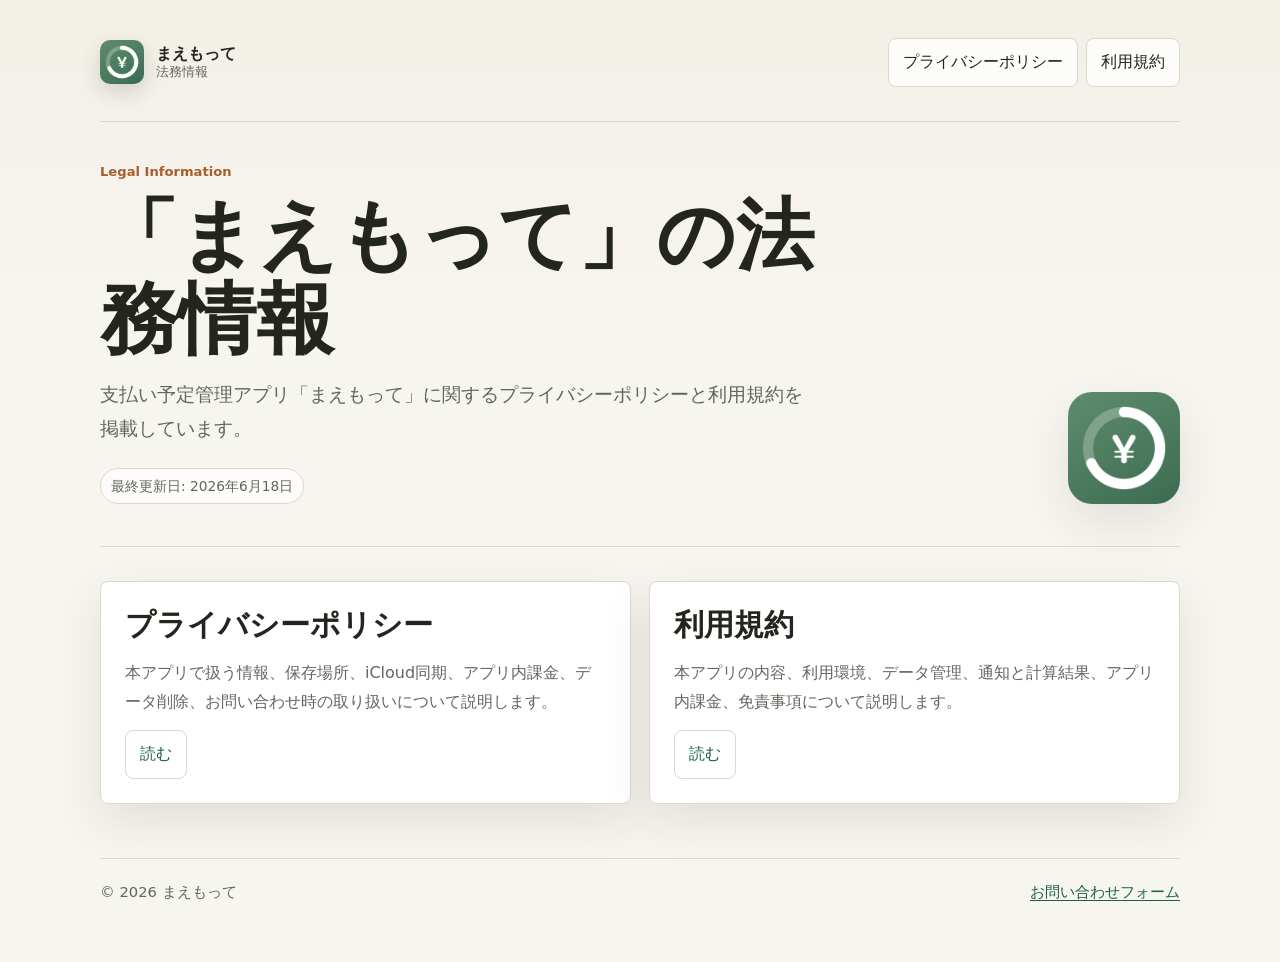
<file: index.html>
<!DOCTYPE html>
<html lang="ja">
<head>
<meta charset="utf-8">
<meta name="viewport" content="width=device-width, initial-scale=1">
<title>まえもって - 法務情報</title>
<meta name="description" content="支払い予定管理アプリ「まえもって」のプライバシーポリシーと利用規約を掲載しています。">
<meta name="theme-color" content="#2f7d5d">
<link rel="canonical" href="https://shoyamatsubara.github.io/Maemotte/">
<meta property="og:type" content="website">
<meta property="og:site_name" content="まえもって">
<meta property="og:title" content="まえもって - 法務情報">
<meta property="og:description" content="支払い予定管理アプリ「まえもって」のプライバシーポリシーと利用規約です。">
<meta property="og:url" content="https://shoyamatsubara.github.io/Maemotte/">
<meta property="og:image" content="https://shoyamatsubara.github.io/Maemotte/assets/app-icon.png">
<link rel="icon" href="assets/app-icon.png" type="image/png">
<link rel="apple-touch-icon" href="assets/app-icon.png">
<link rel="stylesheet" href="assets/site.css">
</head>
<body>
<a class="skip-link" href="#main">本文へ移動</a>
<div class="site">
  <header class="site-header">
    <a class="brand" href="./" aria-label="まえもって 法務情報トップ">
      <img src="assets/app-icon.png" alt="" width="44" height="44">
      <span>
        <span class="brand-name">まえもって</span>
        <span class="brand-subtitle">法務情報</span>
      </span>
    </a>
    <nav class="site-nav" aria-label="法務ページ">
      <a href="privacy.html">プライバシーポリシー</a>
      <a href="terms.html">利用規約</a>
    </nav>
  </header>

  <main id="main">
    <section class="hero" aria-labelledby="page-title">
      <div class="hero-copy">
        <p class="eyebrow">Legal Information</p>
        <h1 id="page-title">「まえもって」の法務情報</h1>
        <p class="lead">支払い予定管理アプリ「まえもって」に関するプライバシーポリシーと利用規約を掲載しています。</p>
        <div class="page-meta" aria-label="ページ情報">
          <span class="pill">最終更新日: 2026年6月18日</span>
        </div>
      </div>
      <img class="hero-mark" src="assets/app-icon.png" alt="まえもって アプリアイコン" width="112" height="112">
    </section>

    <section class="home-grid" aria-label="法務文書一覧">
      <a class="link-card" href="privacy.html">
        <h2>プライバシーポリシー</h2>
        <p>本アプリで扱う情報、保存場所、iCloud同期、アプリ内課金、データ削除、お問い合わせ時の取り扱いについて説明します。</p>
        <span class="button-link" aria-hidden="true">読む</span>
      </a>
      <a class="link-card" href="terms.html">
        <h2>利用規約</h2>
        <p>本アプリの内容、利用環境、データ管理、通知と計算結果、アプリ内課金、免責事項について説明します。</p>
        <span class="button-link" aria-hidden="true">読む</span>
      </a>
    </section>
  </main>

  <footer class="site-footer">
    <p>&copy; 2026 まえもって</p>
    <p><a href="https://forms.gle/3hmKpwyKbd9HvCzN6">お問い合わせフォーム</a></p>
  </footer>
</div>
</body>
</html>
</file>
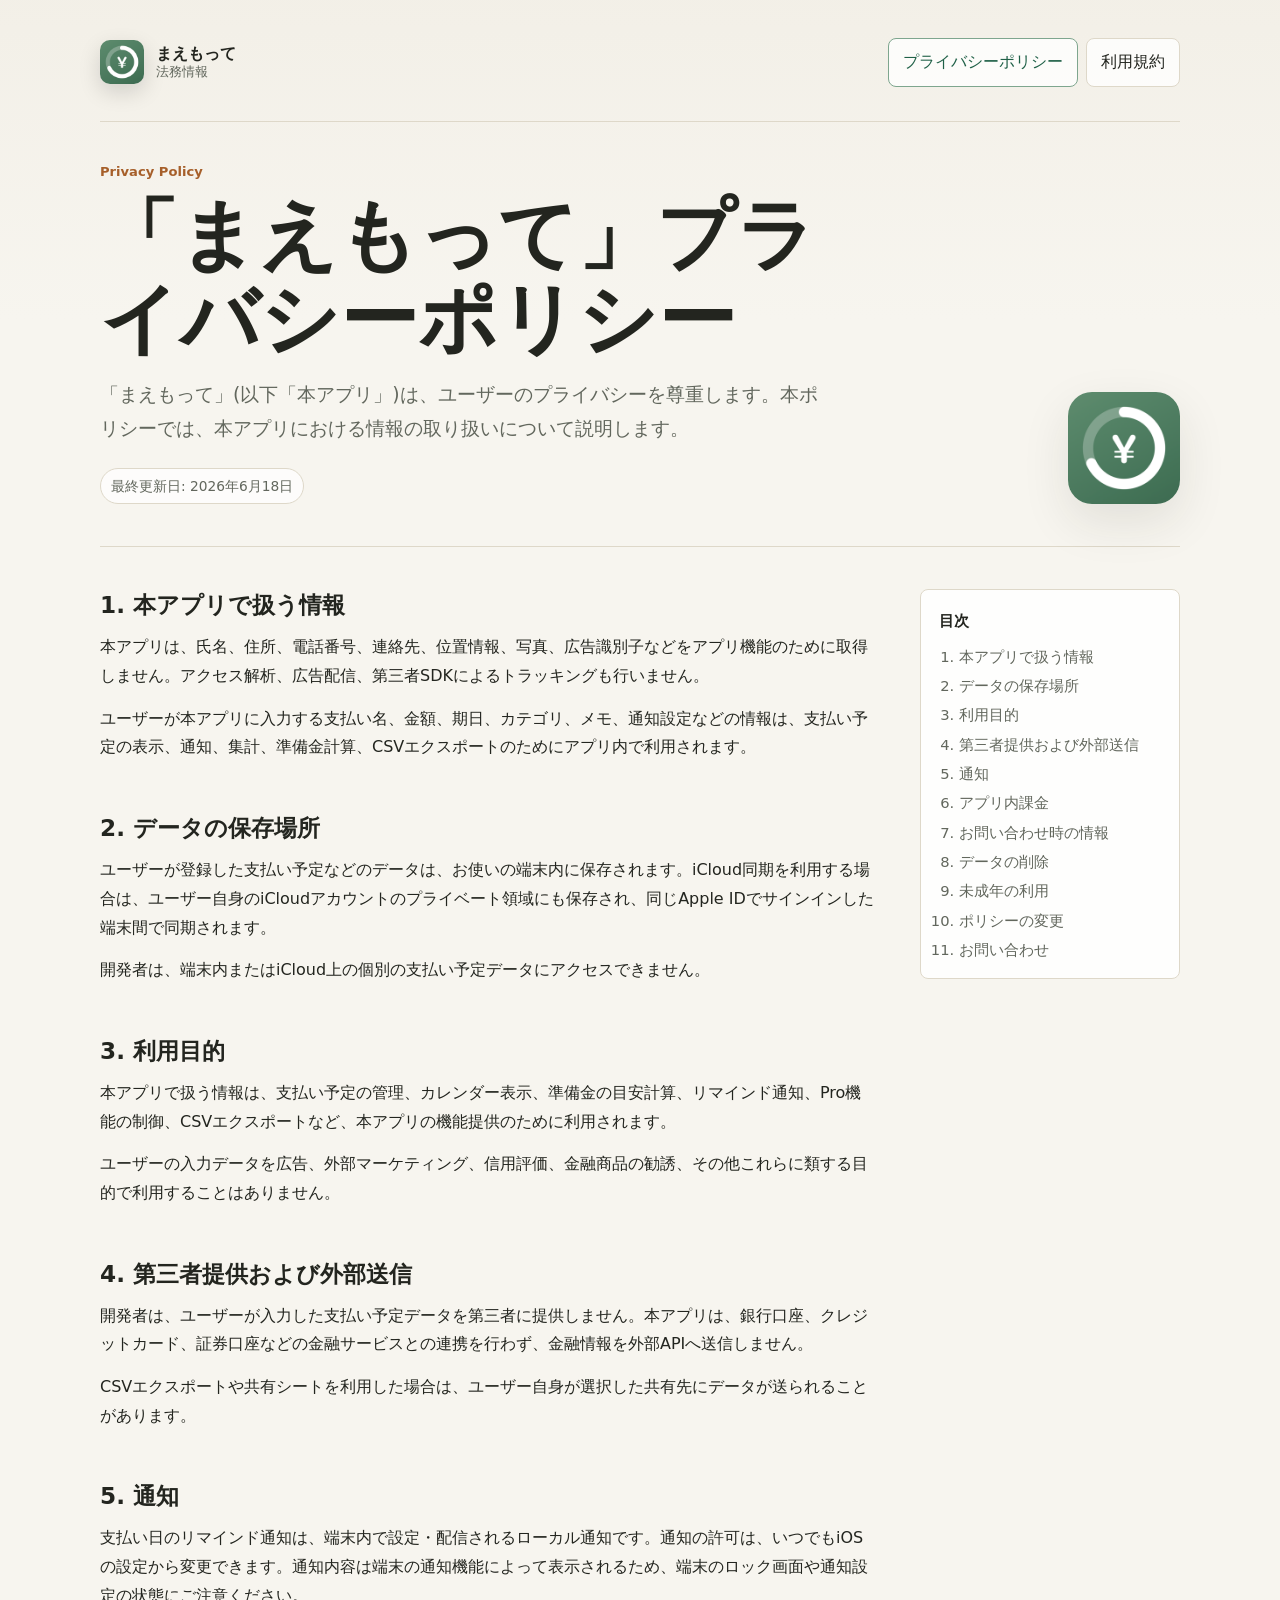
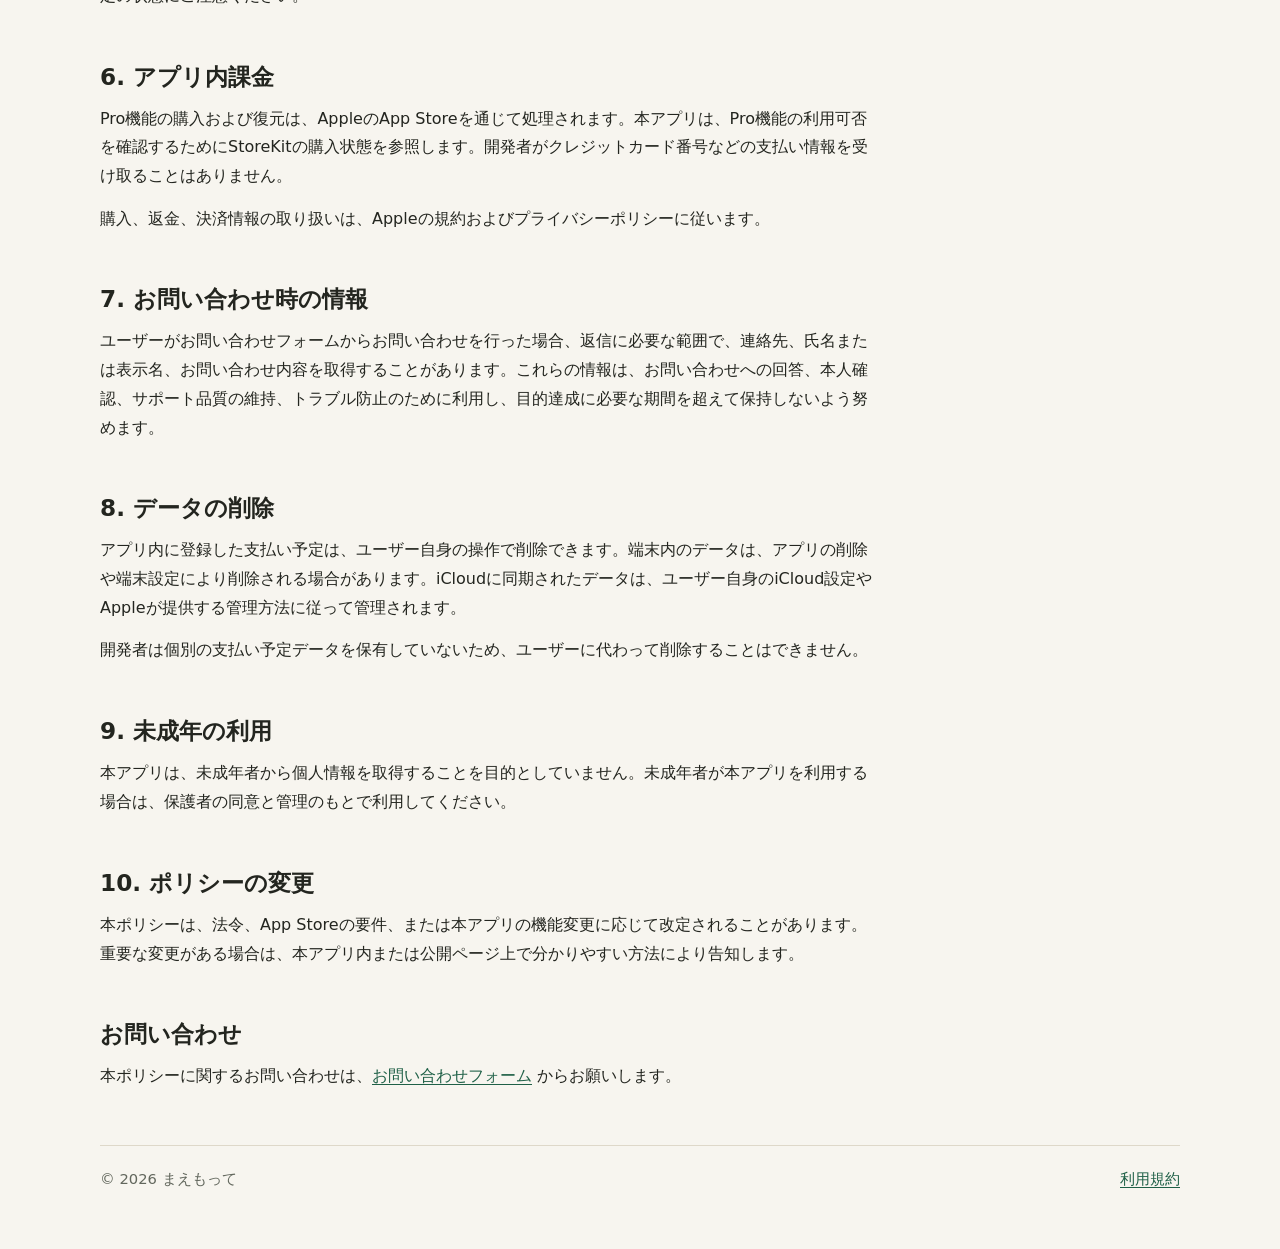
<file: privacy.html>
<!DOCTYPE html>
<html lang="ja">
<head>
<meta charset="utf-8">
<meta name="viewport" content="width=device-width, initial-scale=1">
<title>プライバシーポリシー - まえもって</title>
<meta name="description" content="支払い予定管理アプリ「まえもって」のプライバシーポリシーです。データの保存場所、iCloud同期、通知、アプリ内課金、削除方法について説明します。">
<meta name="theme-color" content="#2f7d5d">
<link rel="canonical" href="https://shoyamatsubara.github.io/Maemotte/privacy.html">
<meta property="og:type" content="article">
<meta property="og:site_name" content="まえもって">
<meta property="og:title" content="プライバシーポリシー - まえもって">
<meta property="og:description" content="支払い予定管理アプリ「まえもって」の情報の取り扱いについて説明します。">
<meta property="og:url" content="https://shoyamatsubara.github.io/Maemotte/privacy.html">
<meta property="og:image" content="https://shoyamatsubara.github.io/Maemotte/assets/app-icon.png">
<link rel="icon" href="assets/app-icon.png" type="image/png">
<link rel="apple-touch-icon" href="assets/app-icon.png">
<link rel="stylesheet" href="assets/site.css">
</head>
<body>
<a class="skip-link" href="#main">本文へ移動</a>
<div class="site">
  <header class="site-header">
    <a class="brand" href="./" aria-label="まえもって 法務情報トップ">
      <img src="assets/app-icon.png" alt="" width="44" height="44">
      <span>
        <span class="brand-name">まえもって</span>
        <span class="brand-subtitle">法務情報</span>
      </span>
    </a>
    <nav class="site-nav" aria-label="法務ページ">
      <a href="privacy.html" aria-current="page">プライバシーポリシー</a>
      <a href="terms.html">利用規約</a>
    </nav>
  </header>

  <main id="main">
    <section class="hero" aria-labelledby="page-title">
      <div class="hero-copy">
        <p class="eyebrow">Privacy Policy</p>
        <h1 id="page-title">「まえもって」プライバシーポリシー</h1>
        <p class="lead">「まえもって」(以下「本アプリ」)は、ユーザーのプライバシーを尊重します。本ポリシーでは、本アプリにおける情報の取り扱いについて説明します。</p>
        <div class="page-meta" aria-label="文書情報">
          <span class="pill">最終更新日: 2026年6月18日</span>
        </div>
      </div>
      <img class="hero-mark" src="assets/app-icon.png" alt="まえもって アプリアイコン" width="112" height="112">
    </section>

    <div class="content-grid">
      <article class="document" aria-label="プライバシーポリシー本文">
        <h2 id="handled-data">1. 本アプリで扱う情報</h2>
        <p>本アプリは、氏名、住所、電話番号、連絡先、位置情報、写真、広告識別子などをアプリ機能のために取得しません。アクセス解析、広告配信、第三者SDKによるトラッキングも行いません。</p>
        <p>ユーザーが本アプリに入力する支払い名、金額、期日、カテゴリ、メモ、通知設定などの情報は、支払い予定の表示、通知、集計、準備金計算、CSVエクスポートのためにアプリ内で利用されます。</p>

        <h2 id="storage">2. データの保存場所</h2>
        <p>ユーザーが登録した支払い予定などのデータは、お使いの端末内に保存されます。iCloud同期を利用する場合は、ユーザー自身のiCloudアカウントのプライベート領域にも保存され、同じApple IDでサインインした端末間で同期されます。</p>
        <p>開発者は、端末内またはiCloud上の個別の支払い予定データにアクセスできません。</p>

        <h2 id="purpose">3. 利用目的</h2>
        <p>本アプリで扱う情報は、支払い予定の管理、カレンダー表示、準備金の目安計算、リマインド通知、Pro機能の制御、CSVエクスポートなど、本アプリの機能提供のために利用されます。</p>
        <p>ユーザーの入力データを広告、外部マーケティング、信用評価、金融商品の勧誘、その他これらに類する目的で利用することはありません。</p>

        <h2 id="sharing">4. 第三者提供および外部送信</h2>
        <p>開発者は、ユーザーが入力した支払い予定データを第三者に提供しません。本アプリは、銀行口座、クレジットカード、証券口座などの金融サービスとの連携を行わず、金融情報を外部APIへ送信しません。</p>
        <p>CSVエクスポートや共有シートを利用した場合は、ユーザー自身が選択した共有先にデータが送られることがあります。</p>

        <h2 id="notifications">5. 通知</h2>
        <p>支払い日のリマインド通知は、端末内で設定・配信されるローカル通知です。通知の許可は、いつでもiOSの設定から変更できます。通知内容は端末の通知機能によって表示されるため、端末のロック画面や通知設定の状態にご注意ください。</p>

        <h2 id="purchases">6. アプリ内課金</h2>
        <p>Pro機能の購入および復元は、AppleのApp Storeを通じて処理されます。本アプリは、Pro機能の利用可否を確認するためにStoreKitの購入状態を参照します。開発者がクレジットカード番号などの支払い情報を受け取ることはありません。</p>
        <p>購入、返金、決済情報の取り扱いは、Appleの規約およびプライバシーポリシーに従います。</p>

        <h2 id="contact-data">7. お問い合わせ時の情報</h2>
        <p>ユーザーがお問い合わせフォームからお問い合わせを行った場合、返信に必要な範囲で、連絡先、氏名または表示名、お問い合わせ内容を取得することがあります。これらの情報は、お問い合わせへの回答、本人確認、サポート品質の維持、トラブル防止のために利用し、目的達成に必要な期間を超えて保持しないよう努めます。</p>

        <h2 id="deletion">8. データの削除</h2>
        <p>アプリ内に登録した支払い予定は、ユーザー自身の操作で削除できます。端末内のデータは、アプリの削除や端末設定により削除される場合があります。iCloudに同期されたデータは、ユーザー自身のiCloud設定やAppleが提供する管理方法に従って管理されます。</p>
        <p>開発者は個別の支払い予定データを保有していないため、ユーザーに代わって削除することはできません。</p>

        <h2 id="minors">9. 未成年の利用</h2>
        <p>本アプリは、未成年者から個人情報を取得することを目的としていません。未成年者が本アプリを利用する場合は、保護者の同意と管理のもとで利用してください。</p>

        <h2 id="changes">10. ポリシーの変更</h2>
        <p>本ポリシーは、法令、App Storeの要件、または本アプリの機能変更に応じて改定されることがあります。重要な変更がある場合は、本アプリ内または公開ページ上で分かりやすい方法により告知します。</p>

        <h2 id="contact">お問い合わせ</h2>
        <p>本ポリシーに関するお問い合わせは、<a href="https://forms.gle/3hmKpwyKbd9HvCzN6">お問い合わせフォーム</a> からお願いします。</p>
      </article>

      <aside class="toc" aria-label="目次">
        <h2>目次</h2>
        <ol>
          <li><a href="#handled-data">本アプリで扱う情報</a></li>
          <li><a href="#storage">データの保存場所</a></li>
          <li><a href="#purpose">利用目的</a></li>
          <li><a href="#sharing">第三者提供および外部送信</a></li>
          <li><a href="#notifications">通知</a></li>
          <li><a href="#purchases">アプリ内課金</a></li>
          <li><a href="#contact-data">お問い合わせ時の情報</a></li>
          <li><a href="#deletion">データの削除</a></li>
          <li><a href="#minors">未成年の利用</a></li>
          <li><a href="#changes">ポリシーの変更</a></li>
          <li><a href="#contact">お問い合わせ</a></li>
        </ol>
      </aside>
    </div>
  </main>

  <footer class="site-footer">
    <p>&copy; 2026 まえもって</p>
    <p><a href="terms.html">利用規約</a></p>
  </footer>
</div>
</body>
</html>
</file>
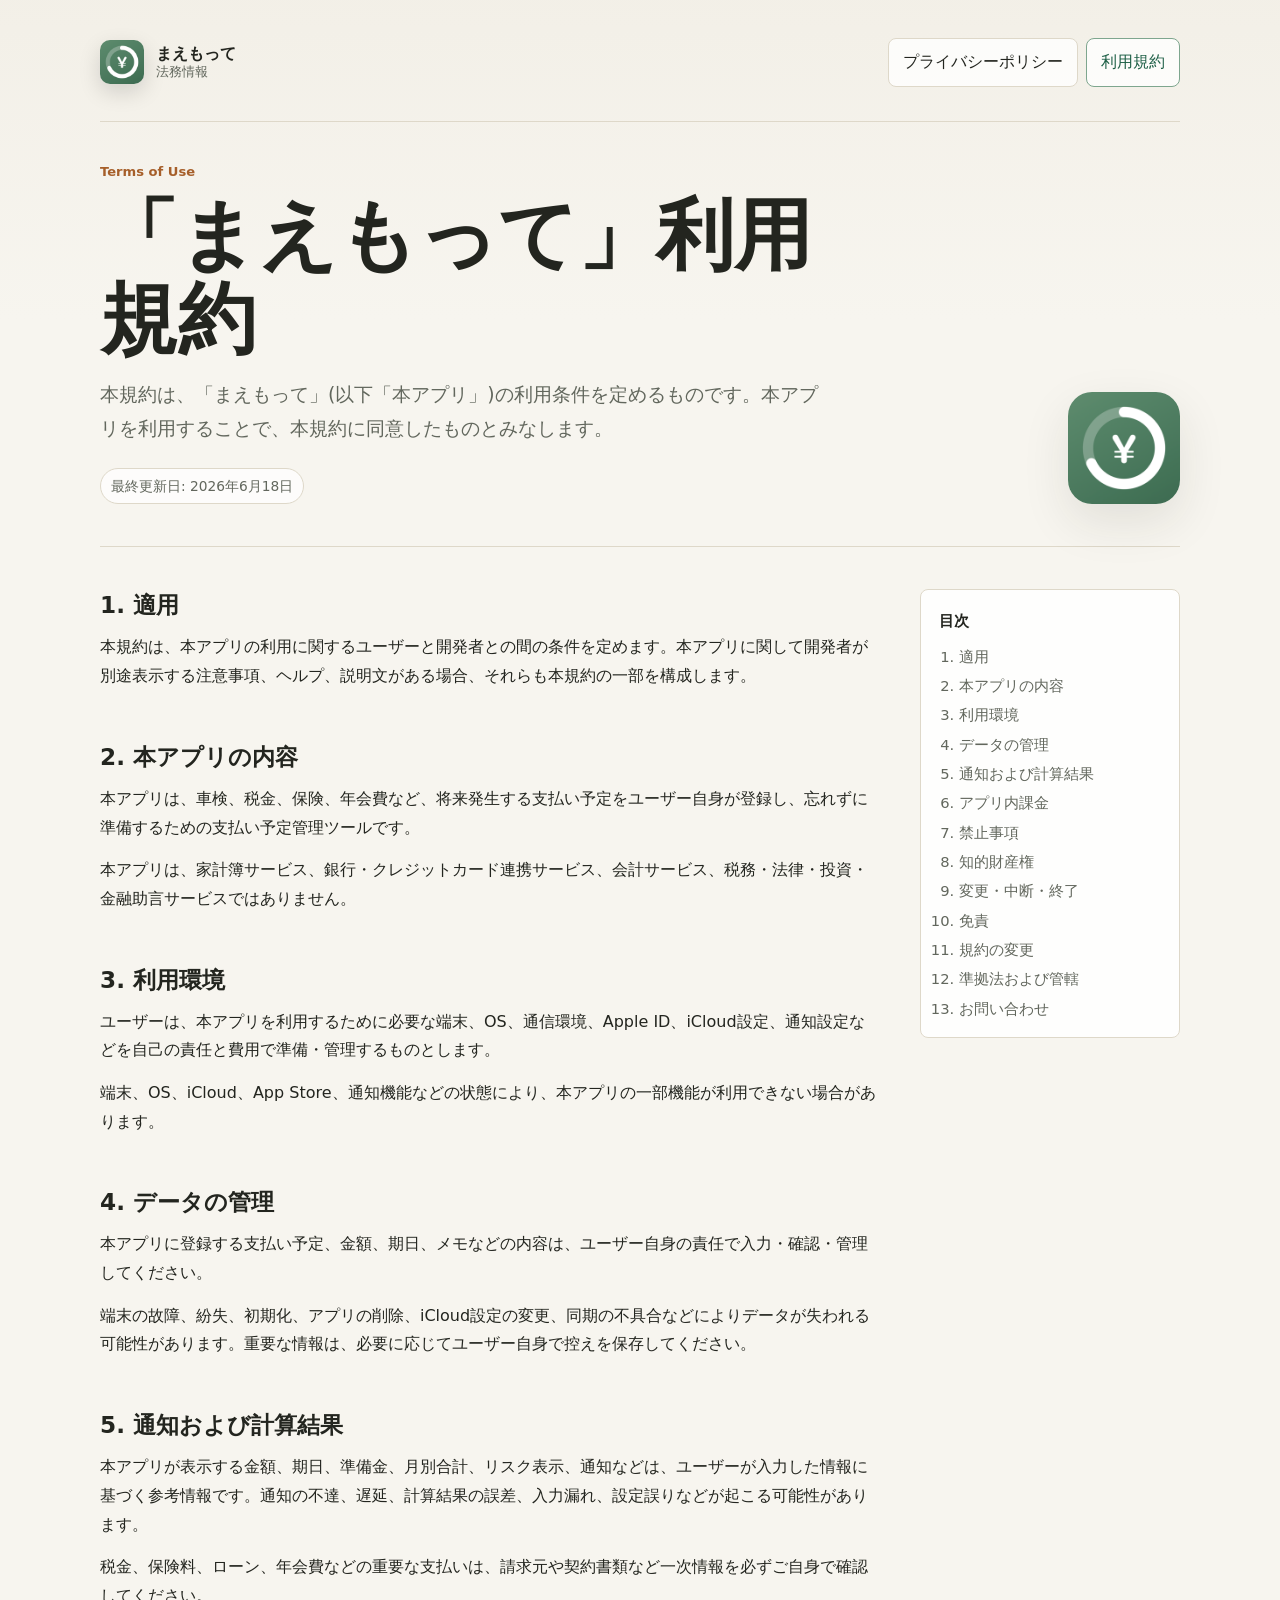
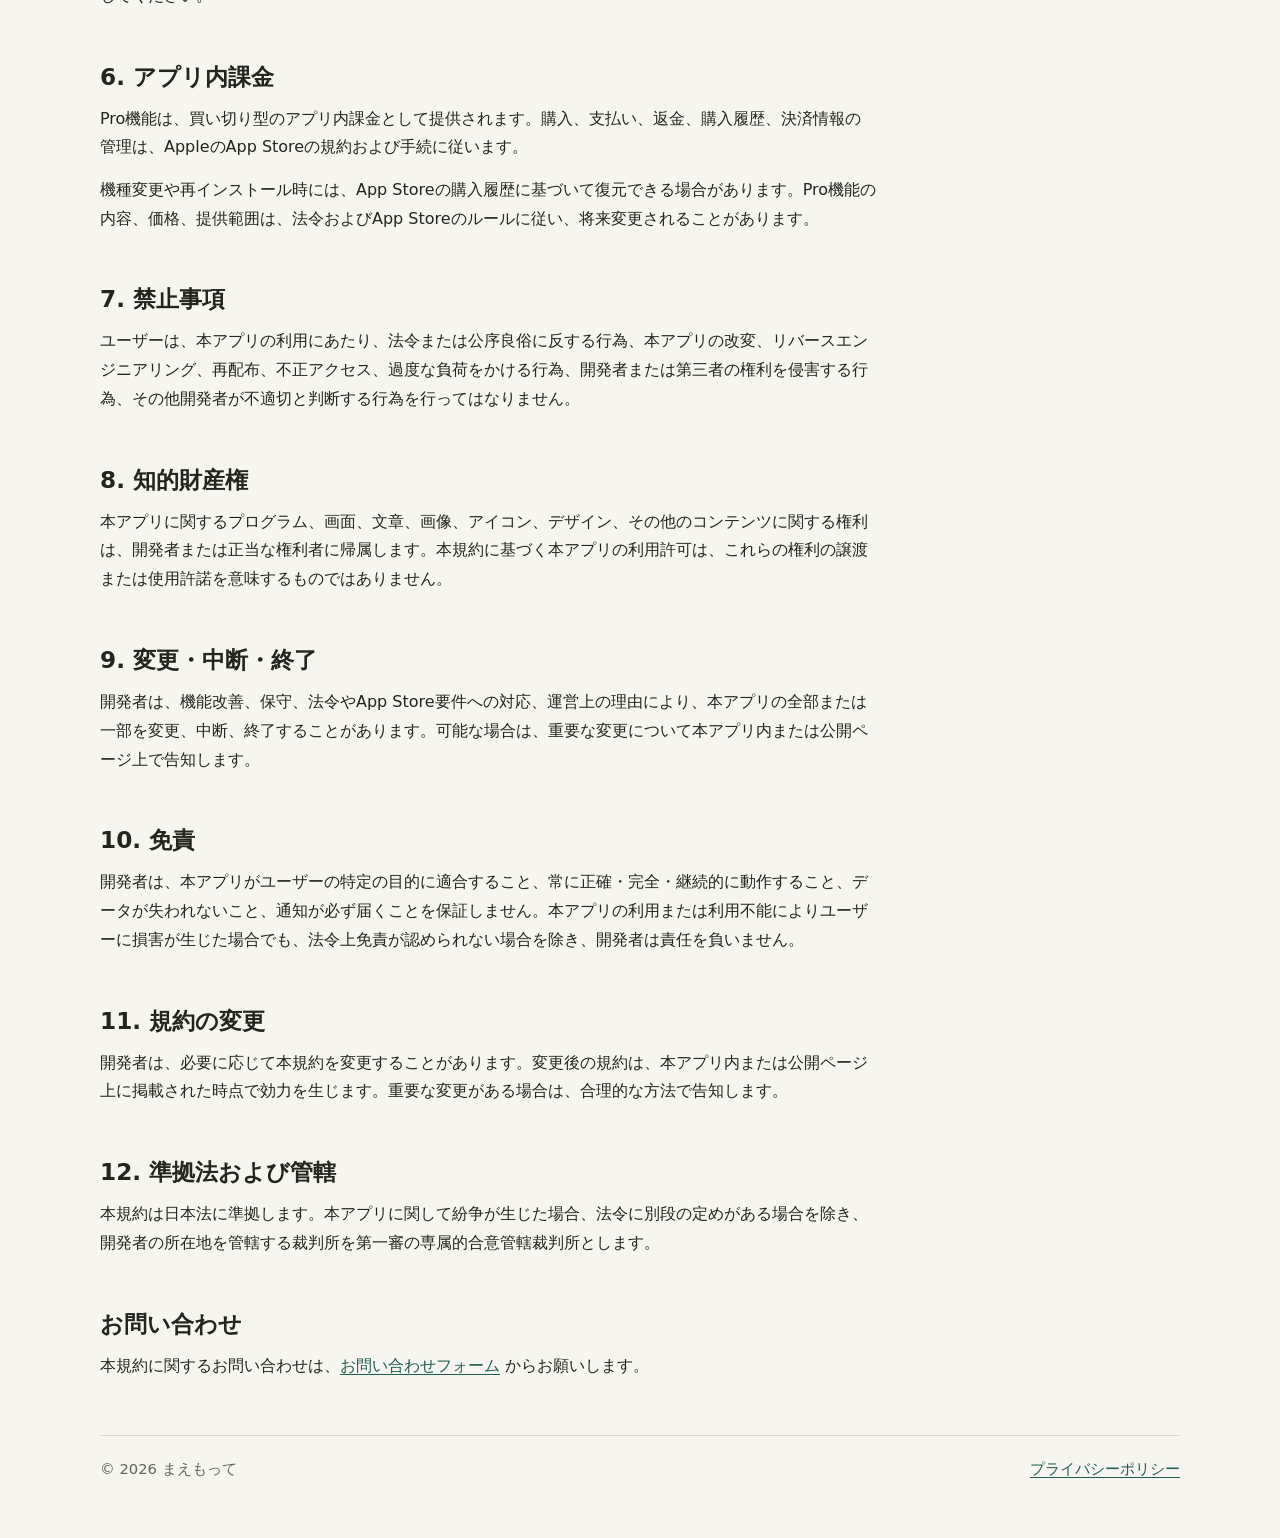
<file: terms.html>
<!DOCTYPE html>
<html lang="ja">
<head>
<meta charset="utf-8">
<meta name="viewport" content="width=device-width, initial-scale=1">
<title>利用規約 - まえもって</title>
<meta name="description" content="支払い予定管理アプリ「まえもって」の利用規約です。利用環境、データ管理、通知、アプリ内課金、免責事項について説明します。">
<meta name="theme-color" content="#2f7d5d">
<link rel="canonical" href="https://shoyamatsubara.github.io/Maemotte/terms.html">
<meta property="og:type" content="article">
<meta property="og:site_name" content="まえもって">
<meta property="og:title" content="利用規約 - まえもって">
<meta property="og:description" content="支払い予定管理アプリ「まえもって」の利用条件について説明します。">
<meta property="og:url" content="https://shoyamatsubara.github.io/Maemotte/terms.html">
<meta property="og:image" content="https://shoyamatsubara.github.io/Maemotte/assets/app-icon.png">
<link rel="icon" href="assets/app-icon.png" type="image/png">
<link rel="apple-touch-icon" href="assets/app-icon.png">
<link rel="stylesheet" href="assets/site.css">
</head>
<body>
<a class="skip-link" href="#main">本文へ移動</a>
<div class="site">
  <header class="site-header">
    <a class="brand" href="./" aria-label="まえもって 法務情報トップ">
      <img src="assets/app-icon.png" alt="" width="44" height="44">
      <span>
        <span class="brand-name">まえもって</span>
        <span class="brand-subtitle">法務情報</span>
      </span>
    </a>
    <nav class="site-nav" aria-label="法務ページ">
      <a href="privacy.html">プライバシーポリシー</a>
      <a href="terms.html" aria-current="page">利用規約</a>
    </nav>
  </header>

  <main id="main">
    <section class="hero" aria-labelledby="page-title">
      <div class="hero-copy">
        <p class="eyebrow">Terms of Use</p>
        <h1 id="page-title">「まえもって」利用規約</h1>
        <p class="lead">本規約は、「まえもって」(以下「本アプリ」)の利用条件を定めるものです。本アプリを利用することで、本規約に同意したものとみなします。</p>
        <div class="page-meta" aria-label="文書情報">
          <span class="pill">最終更新日: 2026年6月18日</span>
        </div>
      </div>
      <img class="hero-mark" src="assets/app-icon.png" alt="まえもって アプリアイコン" width="112" height="112">
    </section>

    <div class="content-grid">
      <article class="document" aria-label="利用規約本文">
        <h2 id="scope">1. 適用</h2>
        <p>本規約は、本アプリの利用に関するユーザーと開発者との間の条件を定めます。本アプリに関して開発者が別途表示する注意事項、ヘルプ、説明文がある場合、それらも本規約の一部を構成します。</p>

        <h2 id="service">2. 本アプリの内容</h2>
        <p>本アプリは、車検、税金、保険、年会費など、将来発生する支払い予定をユーザー自身が登録し、忘れずに準備するための支払い予定管理ツールです。</p>
        <p>本アプリは、家計簿サービス、銀行・クレジットカード連携サービス、会計サービス、税務・法律・投資・金融助言サービスではありません。</p>

        <h2 id="environment">3. 利用環境</h2>
        <p>ユーザーは、本アプリを利用するために必要な端末、OS、通信環境、Apple ID、iCloud設定、通知設定などを自己の責任と費用で準備・管理するものとします。</p>
        <p>端末、OS、iCloud、App Store、通知機能などの状態により、本アプリの一部機能が利用できない場合があります。</p>

        <h2 id="data">4. データの管理</h2>
        <p>本アプリに登録する支払い予定、金額、期日、メモなどの内容は、ユーザー自身の責任で入力・確認・管理してください。</p>
        <p>端末の故障、紛失、初期化、アプリの削除、iCloud設定の変更、同期の不具合などによりデータが失われる可能性があります。重要な情報は、必要に応じてユーザー自身で控えを保存してください。</p>

        <h2 id="notifications">5. 通知および計算結果</h2>
        <p>本アプリが表示する金額、期日、準備金、月別合計、リスク表示、通知などは、ユーザーが入力した情報に基づく参考情報です。通知の不達、遅延、計算結果の誤差、入力漏れ、設定誤りなどが起こる可能性があります。</p>
        <p>税金、保険料、ローン、年会費などの重要な支払いは、請求元や契約書類など一次情報を必ずご自身で確認してください。</p>

        <h2 id="purchases">6. アプリ内課金</h2>
        <p>Pro機能は、買い切り型のアプリ内課金として提供されます。購入、支払い、返金、購入履歴、決済情報の管理は、AppleのApp Storeの規約および手続に従います。</p>
        <p>機種変更や再インストール時には、App Storeの購入履歴に基づいて復元できる場合があります。Pro機能の内容、価格、提供範囲は、法令およびApp Storeのルールに従い、将来変更されることがあります。</p>

        <h2 id="prohibited">7. 禁止事項</h2>
        <p>ユーザーは、本アプリの利用にあたり、法令または公序良俗に反する行為、本アプリの改変、リバースエンジニアリング、再配布、不正アクセス、過度な負荷をかける行為、開発者または第三者の権利を侵害する行為、その他開発者が不適切と判断する行為を行ってはなりません。</p>

        <h2 id="rights">8. 知的財産権</h2>
        <p>本アプリに関するプログラム、画面、文章、画像、アイコン、デザイン、その他のコンテンツに関する権利は、開発者または正当な権利者に帰属します。本規約に基づく本アプリの利用許可は、これらの権利の譲渡または使用許諾を意味するものではありません。</p>

        <h2 id="changes">9. 変更・中断・終了</h2>
        <p>開発者は、機能改善、保守、法令やApp Store要件への対応、運営上の理由により、本アプリの全部または一部を変更、中断、終了することがあります。可能な場合は、重要な変更について本アプリ内または公開ページ上で告知します。</p>

        <h2 id="disclaimer">10. 免責</h2>
        <p>開発者は、本アプリがユーザーの特定の目的に適合すること、常に正確・完全・継続的に動作すること、データが失われないこと、通知が必ず届くことを保証しません。本アプリの利用または利用不能によりユーザーに損害が生じた場合でも、法令上免責が認められない場合を除き、開発者は責任を負いません。</p>

        <h2 id="terms-changes">11. 規約の変更</h2>
        <p>開発者は、必要に応じて本規約を変更することがあります。変更後の規約は、本アプリ内または公開ページ上に掲載された時点で効力を生じます。重要な変更がある場合は、合理的な方法で告知します。</p>

        <h2 id="jurisdiction">12. 準拠法および管轄</h2>
        <p>本規約は日本法に準拠します。本アプリに関して紛争が生じた場合、法令に別段の定めがある場合を除き、開発者の所在地を管轄する裁判所を第一審の専属的合意管轄裁判所とします。</p>

        <h2 id="contact">お問い合わせ</h2>
        <p>本規約に関するお問い合わせは、<a href="https://forms.gle/3hmKpwyKbd9HvCzN6">お問い合わせフォーム</a> からお願いします。</p>
      </article>

      <aside class="toc" aria-label="目次">
        <h2>目次</h2>
        <ol>
          <li><a href="#scope">適用</a></li>
          <li><a href="#service">本アプリの内容</a></li>
          <li><a href="#environment">利用環境</a></li>
          <li><a href="#data">データの管理</a></li>
          <li><a href="#notifications">通知および計算結果</a></li>
          <li><a href="#purchases">アプリ内課金</a></li>
          <li><a href="#prohibited">禁止事項</a></li>
          <li><a href="#rights">知的財産権</a></li>
          <li><a href="#changes">変更・中断・終了</a></li>
          <li><a href="#disclaimer">免責</a></li>
          <li><a href="#terms-changes">規約の変更</a></li>
          <li><a href="#jurisdiction">準拠法および管轄</a></li>
          <li><a href="#contact">お問い合わせ</a></li>
        </ol>
      </aside>
    </div>
  </main>

  <footer class="site-footer">
    <p>&copy; 2026 まえもって</p>
    <p><a href="privacy.html">プライバシーポリシー</a></p>
  </footer>
</div>
</body>
</html>
</file>
<file: assets/site.css>
:root {
  color-scheme: light dark;
  --bg: #f7f5ef;
  --surface: #ffffff;
  --surface-soft: #efebe1;
  --text: #23251f;
  --muted: #62675d;
  --hairline: #ded8c9;
  --accent: #2f7d5d;
  --accent-strong: #1f6047;
  --warm: #a65f2a;
  --focus: #c8862f;
  --shadow: 0 18px 48px rgb(43 38 28 / 10%);
}

@media (prefers-color-scheme: dark) {
  :root {
    --bg: #101411;
    --surface: #181e1a;
    --surface-soft: #202820;
    --text: #eef2ec;
    --muted: #aab4aa;
    --hairline: #313b33;
    --accent: #7ac49b;
    --accent-strong: #a6dfbd;
    --warm: #d8a062;
    --focus: #e0b86d;
    --shadow: 0 18px 48px rgb(0 0 0 / 24%);
  }
}

* {
  box-sizing: border-box;
}

html {
  background: var(--bg);
  scroll-behavior: smooth;
}

body {
  margin: 0;
  color: var(--text);
  background:
    linear-gradient(180deg, color-mix(in srgb, var(--surface-soft) 55%, transparent), transparent 320px),
    var(--bg);
  font-family: ui-sans-serif, system-ui, -apple-system, BlinkMacSystemFont, "Hiragino Sans", "Yu Gothic", sans-serif;
  font-size: 16px;
  line-height: 1.8;
  text-size-adjust: 100%;
}

a {
  color: var(--accent-strong);
  text-decoration-thickness: 0.08em;
  text-underline-offset: 0.18em;
}

a:hover {
  color: var(--warm);
}

a:focus-visible,
button:focus-visible {
  outline: 3px solid var(--focus);
  outline-offset: 4px;
  border-radius: 6px;
}

.skip-link {
  position: absolute;
  top: 12px;
  left: 12px;
  z-index: 10;
  transform: translateY(-150%);
  padding: 10px 14px;
  color: var(--text);
  background: var(--surface);
  border: 1px solid var(--hairline);
  border-radius: 8px;
}

.skip-link:focus {
  transform: translateY(0);
}

.site {
  width: min(100%, 1120px);
  margin: 0 auto;
  padding: 28px 20px 56px;
}

.site-header {
  display: flex;
  align-items: center;
  justify-content: space-between;
  gap: 20px;
  padding: 10px 0 34px;
}

.brand {
  display: inline-flex;
  align-items: center;
  gap: 12px;
  min-height: 44px;
  color: var(--text);
  text-decoration: none;
}

.brand img {
  width: 44px;
  height: 44px;
  border-radius: 10px;
  box-shadow: 0 8px 22px rgb(0 0 0 / 14%);
}

.brand-name {
  display: block;
  font-size: 1.02rem;
  font-weight: 750;
  line-height: 1.25;
}

.brand-subtitle {
  display: block;
  color: var(--muted);
  font-size: 0.82rem;
  line-height: 1.25;
}

.site-nav {
  display: flex;
  flex-wrap: wrap;
  justify-content: flex-end;
  gap: 8px;
}

.site-nav a,
.button-link {
  display: inline-flex;
  align-items: center;
  min-height: 44px;
  padding: 9px 14px;
  color: var(--text);
  background: color-mix(in srgb, var(--surface) 80%, transparent);
  border: 1px solid var(--hairline);
  border-radius: 8px;
  text-decoration: none;
  transition: border-color 180ms ease, color 180ms ease, background-color 180ms ease, transform 180ms ease;
}

.site-nav a:hover,
.button-link:hover {
  color: var(--accent-strong);
  background: var(--surface);
  border-color: color-mix(in srgb, var(--accent) 50%, var(--hairline));
}

.site-nav a[aria-current="page"] {
  color: var(--accent-strong);
  border-color: color-mix(in srgb, var(--accent) 55%, var(--hairline));
}

.hero {
  display: grid;
  grid-template-columns: minmax(0, 1fr) auto;
  gap: 36px;
  align-items: end;
  padding: 38px 0 42px;
  border-top: 1px solid var(--hairline);
  border-bottom: 1px solid var(--hairline);
}

.hero-copy {
  max-width: 760px;
}

.eyebrow {
  margin: 0 0 10px;
  color: var(--warm);
  font-size: 0.82rem;
  font-weight: 750;
}

h1 {
  margin: 0;
  max-width: 760px;
  font-size: clamp(2.15rem, 7vw, 4.9rem);
  line-height: 1.06;
  letter-spacing: 0;
}

.lead {
  margin: 18px 0 0;
  max-width: 720px;
  color: var(--muted);
  font-size: clamp(1.02rem, 2vw, 1.18rem);
}

.hero-mark {
  width: 112px;
  height: 112px;
  border-radius: 24px;
  box-shadow: var(--shadow);
}

.page-meta {
  display: flex;
  flex-wrap: wrap;
  gap: 8px;
  margin: 22px 0 0;
}

.pill {
  display: inline-flex;
  align-items: center;
  min-height: 32px;
  padding: 5px 10px;
  color: var(--muted);
  background: color-mix(in srgb, var(--surface) 76%, transparent);
  border: 1px solid var(--hairline);
  border-radius: 999px;
  font-size: 0.86rem;
}

.content-grid {
  display: grid;
  grid-template-columns: minmax(0, 1fr) 260px;
  gap: 44px;
  align-items: start;
  padding: 42px 0 0;
}

.document {
  max-width: 780px;
}

.document p {
  margin: 0;
}

.document h2 {
  margin: 2.15em 0 0.55em;
  font-size: clamp(1.2rem, 2vw, 1.45rem);
  line-height: 1.35;
  letter-spacing: 0;
}

.document h2:first-child {
  margin-top: 0;
}

.document p + p {
  margin-top: 0.85em;
}

.toc {
  position: sticky;
  top: 24px;
  padding: 18px;
  background: color-mix(in srgb, var(--surface) 84%, transparent);
  border: 1px solid var(--hairline);
  border-radius: 8px;
}

.toc h2 {
  margin: 0 0 10px;
  font-size: 0.95rem;
}

.toc ol {
  display: grid;
  gap: 8px;
  margin: 0;
  padding-left: 1.35em;
  color: var(--muted);
  font-size: 0.92rem;
  line-height: 1.45;
}

.toc a {
  color: inherit;
  text-decoration: none;
}

.toc a:hover {
  color: var(--accent-strong);
  text-decoration: underline;
}

.home-grid {
  display: grid;
  grid-template-columns: repeat(2, minmax(0, 1fr));
  gap: 18px;
  padding: 34px 0 0;
}

.link-card {
  display: grid;
  gap: 14px;
  min-height: 220px;
  padding: 24px;
  color: var(--text);
  background: var(--surface);
  border: 1px solid var(--hairline);
  border-radius: 8px;
  box-shadow: var(--shadow);
  text-decoration: none;
  transition: border-color 180ms ease, transform 180ms ease;
}

.link-card:hover {
  color: var(--text);
  border-color: color-mix(in srgb, var(--accent) 55%, var(--hairline));
  transform: translateY(-2px);
}

.link-card h2 {
  margin: 0;
  font-size: clamp(1.35rem, 3vw, 1.85rem);
  line-height: 1.3;
}

.link-card p {
  margin: 0;
  color: var(--muted);
}

.link-card .button-link {
  width: fit-content;
  margin-top: auto;
  color: var(--accent-strong);
  background: transparent;
}

.note {
  margin: 28px 0 0;
  max-width: 760px;
  padding: 16px 18px;
  color: var(--muted);
  background: color-mix(in srgb, var(--surface-soft) 72%, transparent);
  border: 1px solid var(--hairline);
  border-radius: 8px;
}

.site-footer {
  display: flex;
  flex-wrap: wrap;
  justify-content: space-between;
  gap: 12px 20px;
  margin-top: 54px;
  padding-top: 20px;
  color: var(--muted);
  border-top: 1px solid var(--hairline);
  font-size: 0.92rem;
}

.site-footer p {
  margin: 0;
}

@media (prefers-reduced-motion: reduce) {
  *,
  *::before,
  *::after {
    scroll-behavior: auto !important;
    transition: none !important;
  }
}

@media (max-width: 760px) {
  .site {
    padding: 18px 16px 40px;
  }

  .site-header {
    align-items: flex-start;
    flex-direction: column;
    padding-bottom: 24px;
  }

  .site-nav {
    justify-content: flex-start;
    width: 100%;
  }

  .site-nav a {
    flex: 1 1 auto;
    justify-content: center;
  }

  .hero {
    grid-template-columns: 1fr;
    gap: 24px;
    padding: 30px 0 34px;
  }

  .hero-mark {
    width: 84px;
    height: 84px;
    order: -1;
  }

  .content-grid,
  .home-grid {
    grid-template-columns: 1fr;
  }

  .content-grid {
    gap: 28px;
  }

  .toc {
    position: static;
    order: -1;
  }
}

@media print {
  body {
    background: #ffffff;
    color: #111111;
  }

  .site {
    width: auto;
    padding: 0;
  }

  .site-header,
  .toc,
  .site-footer {
    display: none;
  }

  .hero,
  .content-grid {
    display: block;
    padding: 0;
    border: 0;
  }

  .hero-mark,
  .page-meta {
    display: none;
  }

  a {
    color: inherit;
  }
}
</file>
